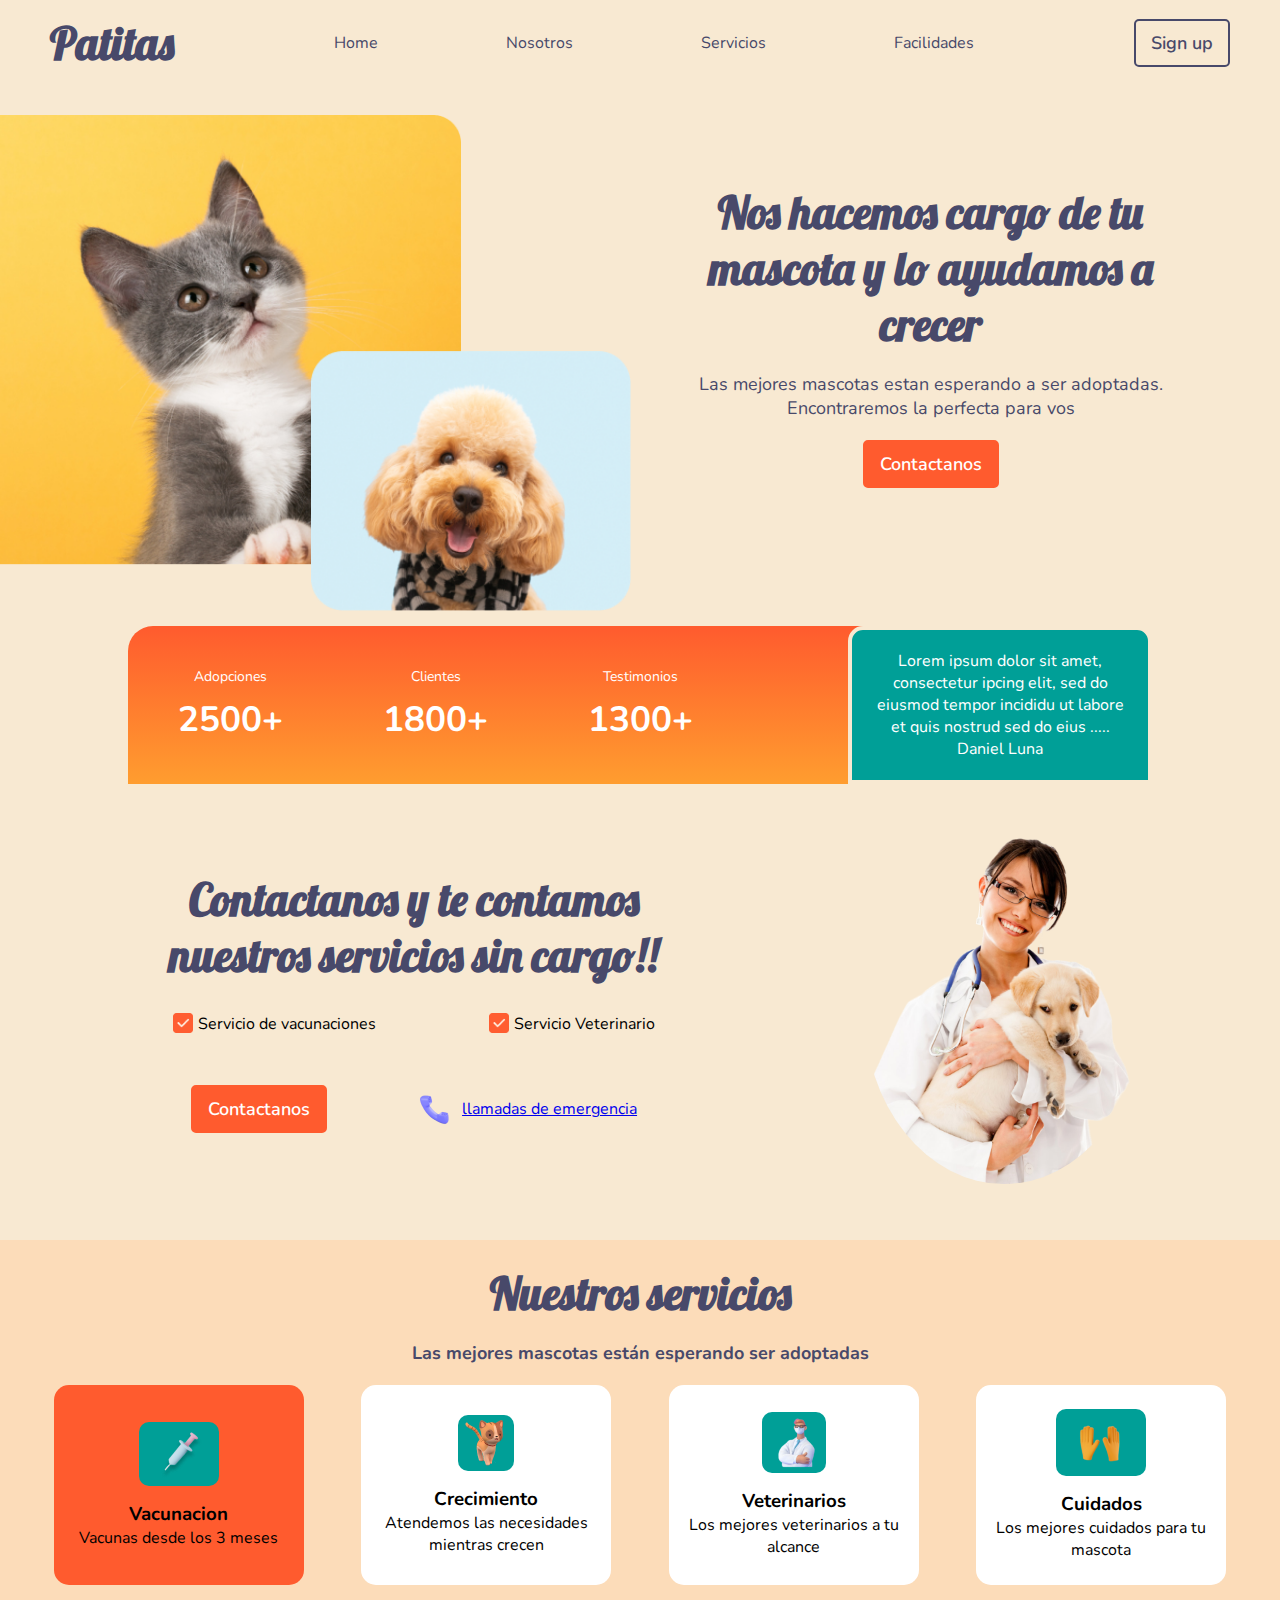
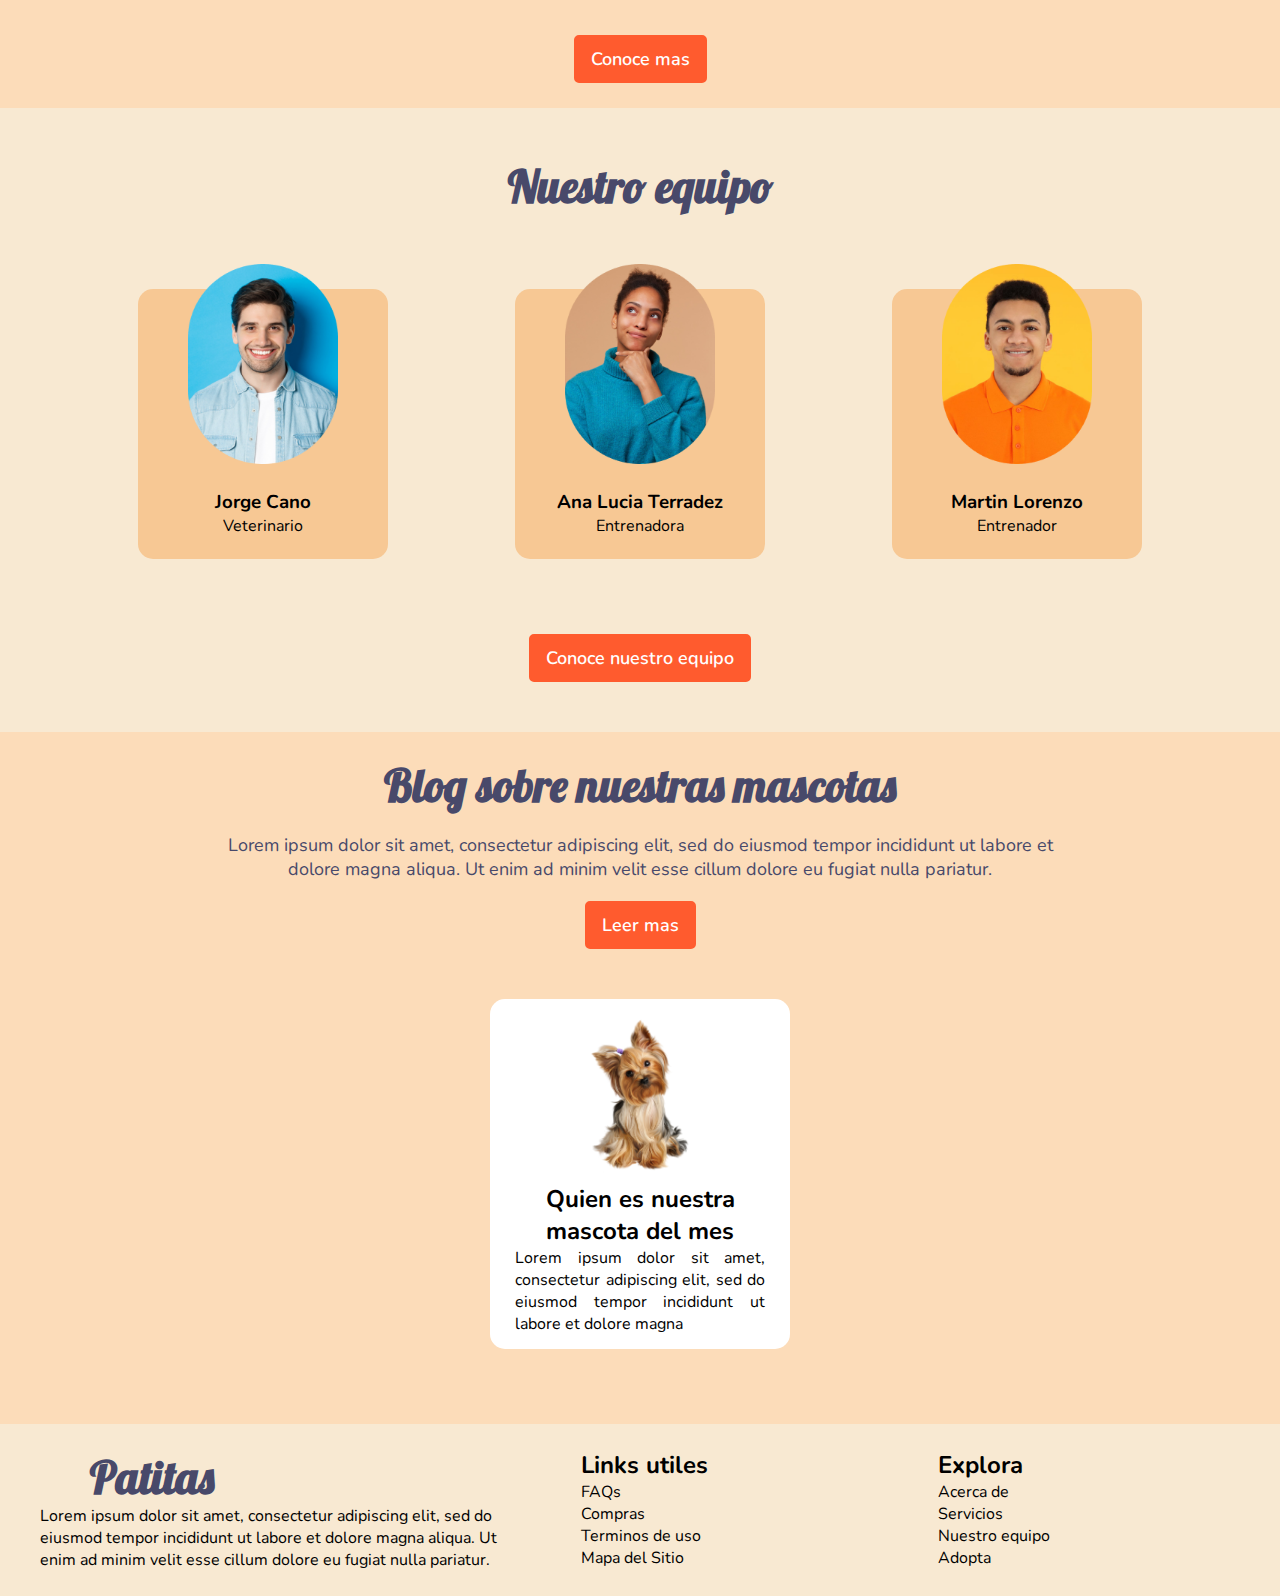
<file: index.html>
<!DOCTYPE html>
<html lang="en">
<head>
    <meta charset="UTF-8">
    <meta http-equiv="X-UA-Compatible" content="IE=edge">
    <meta name="viewport" content="width=device-width, initial-scale=1.0">
    <link rel="stylesheet" href="style.css">
    <link rel="preconnect" href="https://fonts.googleapis.com">
    <link rel="preconnect" href="https://fonts.gstatic.com" crossorigin>
    <link href="https://fonts.googleapis.com/css2?family=Lobster&family=Nunito:wght@200;400;700;900&display=swap" rel="stylesheet">
    <title>Document</title>
</head>
<body>
    <header>
        <h1 class="empresa">Patitas</h1>
        <nav class="barra-navegacion">
            <ol class="items-barra">
                <li>Home</li>
                <li>Nosotros</li>
                <li>Servicios</li>
                <li>Facilidades</li>
            </ol>
        </nav>
        <button class="boton1">Sign up</button>
    </header>
    <section class="presentacion">
        <div class="presentacion-i">
            <img class="gatoportada" src="img/gatoportada.png" alt="gato">
            <img class="perroportada" src="img/perroportada.png" alt="perro">
        </div>
        <div class="presentacion-d">
            <h1 class="titulo-presentacion">Nos hacemos cargo de tu mascota y lo ayudamos a crecer</h1>
            <p class="bajo-presentacion">Las mejores mascotas estan esperando a ser adoptadas. Encontraremos la perfecta para vos</p>
            <button class="boton2">Contactanos</button>
        </div>
    </section>
    <section class="testimonios">
        <div class="d-testimonios">
            <p class="t-titulo">Adopciones</p>
            <h2 class="t-numero">2500+</h2>
        </div>
        <div class="d-testimonios">
            <p class="t-titulo">Clientes</p>
            <h2 class="t-numero">1800+</h2>
        </div>
        <div class="d-testimonios">
            <p class="t-titulo">Testimonios</p>
            <h2 class="t-numero">1300+</h2>
        </div>
        <div class="f-testimonios">
            <p>Lorem ipsum dolor sit amet, consectetur ipcing elit, sed do eiusmod tempor incididu ut labore et quis nostrud sed do eius .....</p>
            <p>Daniel Luna</p>
        </div>
    </section>
    <section class="servicios">
        <div>
            <h1 class="titulo-presentacion">Contactanos y te contamos nuestros servicios sin cargo!!</h1>
            <ul class="l-servicios">
                <li> <img src="img/check.png" alt="check">  Servicio de vacunaciones</li>
                <li><img src="img/check.png" alt="check">Servicio Veterinario</li>
            </ul>
            <div class="s-contactenos">
                <button class="boton2">Contactanos</button>
                <div class="llamadas">
                    <img src="img/telefono.png" alt="telefono">
                    <p><a href="#contacto">llamadas de emergencia</a> </p>
                </div>
            </div>
        </div>
        <div class="imagen-servicios">
            <img  src="img/chicaperro.png" alt="chica con perro">
        </div>
        

    </section>  
    <section class="mas-servicios">
        <h1 class="titulo-presentacion">Nuestros servicios</h1>
        <h2 class="bajo-presentacion">Las mejores mascotas están esperando ser adoptadas</h2>
        <div class="cards ">
            <article class="card card-color">
                <img src="img/vacuna.png" alt="vacuna">
                <h3>Vacunacion</h3>
                <p>Vacunas desde los 3 meses</p>
            </article>
            <article class="card">
                <img src="img/gato.png" alt="vacuna">
                <h3>Crecimiento</h3>
                <p>Atendemos las necesidades mientras crecen</p>
            </article>
            <article class="card">
                <img src="img/veterinario.png" alt="vacuna">
                <h3>Veterinarios</h3>
                <p>Los mejores veterinarios a tu alcance</p>
            </article>
            <article class="card">
                <img src="img/cuidados.png" alt="vacuna">
                <h3>Cuidados</h3>
                <p>Los mejores cuidados para tu mascota</p>
            </article>
        </div>
        <button class="boton2">Conoce mas</button>
    </section>
    <section class="servicios2">
        <h1 class="titulo-presentacion">Nuestro equipo</h1>
        <div class="equipo">
            <article class="card2">
                <img src="img/persona1.png" alt="persona1">
                <h3>Jorge Cano</h3>
                <p>Veterinario</p>
            </article>
            <article class="card2">
                <img src="img/persona2.png" alt="persona1">
                <h3>Ana Lucia Terradez</h3>
                <p>Entrenadora</p>
            </article>
            <article class="card2">
                <img src="img/persona3.png" alt="persona1">
                <h3>Martin Lorenzo</h3>
                <p>Entrenador</p>
            </article>
        </div>
        <button class="boton2">Conoce nuestro equipo</button>
    </section>
    <section class="mas-servicios">
        <div class="blog">
            <div>
                <h1 class="titulo-presentacion">Blog sobre nuestras mascotas</h1>
                <p class="bajo-presentacion">Lorem ipsum dolor sit amet, consectetur adipiscing elit, sed do eiusmod tempor incididunt ut labore et dolore magna aliqua. Ut enim ad minim  velit esse cillum dolore eu fugiat nulla pariatur.</p>
                <button class="boton2">Leer mas</button>
            </div>
            <article class="card3">
                <img src="img/perro1.png" alt="perro2">
                <div class="card3-bottom">
                    <h2>Quien es nuestra mascota del mes</h2>
                    <p>Lorem ipsum dolor sit amet, consectetur adipiscing elit, sed do eiusmod tempor incididunt ut labore et dolore magna</p>
                </div>
            </article>
        </div>
    </section>
    <footer>
        <div class="foot-left">
            <h1 class="empresa">
                Patitas
            </h1>
            <p>Lorem ipsum dolor sit amet, consectetur adipiscing elit, sed do eiusmod tempor incididunt ut labore et dolore magna aliqua. Ut enim ad minim  velit esse cillum dolore eu fugiat nulla pariatur.</p>
        </div>
        <div class="links">
            <div>
                <h2>Links utiles</h2>
                <ul class="links-li">
                    <li>FAQs</li>
                    <li>Compras</li>
                    <li>Terminos de uso</li>
                    <li>Mapa del Sitio</li>
                </ul>
            </div>
            <div>
                <h2>Explora</h2>
                <ul class="links-li">
                    <li>Acerca de</li>
                    <li>Servicios</li>
                    <li>Nuestro equipo</li>
                    <li>Adopta</li>
                </ul>
            </div>
        </div>
    </footer>
</body>
</html>
</file>
<file: style.css>
*{
    margin: 0 auto;
    padding: 0;
}

body {
    background-color:#f8e9d2;
    font-family: 'Nunito', sans-serif;
}
header {
    display: flex;
    align-items: center;
    padding: 15px 0;
}
.empresa {
    font-family: 'Lobster', cursive;
    font-weight: 700;
    font-size: 30px;
    margin-left: 20px;
    color:#48496A;
}
.barra-navegacion{
    display: none;
}
.boton1 {
    margin-right: 20px;
    font-family: 'Nunito', sans-serif;
    font-weight: 600;
    font-size: 18px;
    padding: 10px 15px;
    color: #48496A;
    border: 2px solid #48496A;
    background-color: #f8e9d2;
    border-radius: 5px;
}

.presentacion {
    text-align: center;
    margin-bottom: 40px;
}
.gatoportada{
    height: 80%;
    width: 80%;
    position: relative;
    left: -90px;
    padding-bottom: 40px;
}
.perroportada {
    height: 180px;
    width: 220px;
    position: absolute;
    top: 200px;
    right: 10px;
}
.titulo-presentacion {
    width: 70%;
    font-family: 'Lobster', cursive;
    color: #48496A;
    font-size: 30px;
}
.bajo-presentacion{
    width: 70%;
    color:#48496A;
    font-size: 14px;
    padding: 20px;
}
.boton2{
    font-family: 'Nunito', sans-serif;
    font-weight: 600;
    font-size: 18px;
    padding: 10px 15px;
    color: #ffffff;
    border: 2px solid #FF5B2E;
    background-color: #FF5B2E;
    border-radius: 5px;
}

.llamadas {
    display: flex;
    align-items: center;
    padding-left: 20px;
}

.testimonios {
    background-image: linear-gradient(#FF5B2E, #FF9D2F);
    color:#ffffff;
    text-align: center;
}
.d-testimonios {
    padding: 25px 0;
}
.t-titulo{
    font-size: 14px;
    padding-bottom: 10px;
}
.t-numero {
    font-size: 35px;
}
.f-testimonios {
    background-color: #009F97;
    padding: 20px;
    border: 4px #f8e9d2 solid;
    border-radius: 15px 15px 0 0;
}

.servicios {
    padding: 25px 0;
    text-align: center;
}
.l-servicios {
    padding: 25px 15px;
    display: flex;
    flex-direction: column;
}
.l-servicios > li {
    list-style: none;
    padding: 5px 5px;
    display: flex;
    align-items: stretch;
}
.l-servicios >li > img {
    width: 20px;
    height: 20px;
    padding-right: 5px;
}
.imagen-servicios {
    object-fit:cover;
}
.imagen-servicios > img {
    width: 350px;
    height: 350px;
    position: relative;
    clip-path: ellipse(40% 50% at 50% 50%);

}
.s-contactenos {
    display: flex;
    align-items: center;
    width: 90%;
    padding: 20px 0;
}

.mas-servicios{
    background-color: #fcdcb9;
    text-align: center;
    padding: 25px 25px;
}

.cards {
    display: flex;
    flex-direction: column;
}

.card {
    display: flex;
    flex-direction: column;
    justify-content: center;
    width: 250px;
    height: 200px;
    background-color:#ffffff;
    margin-bottom: 50px;
    border-radius: 15px;
}

.card > img {
    background-color: #009F97;
    padding: 5px;
    border-radius: 10px;
    margin-bottom: 15px;
}


.card-color {
    background-color: #FF5B2E;
}

.servicios2 {
    padding: 25px 0;
    text-align: center;
}

.equipo {
    display: flex;
    flex-direction: column;
    margin: 25px;
}

.card2 {
    display: flex;
    flex-direction: column;
    background-color: #f7c894;
    justify-content: flex-start;
    width: 250px;
    height: 270px;
    margin-top: 50px;
    margin-bottom: 50px;
    border-radius: 15px;
}

.card2 > img {
    width: 150px;
    height: 200px;
    position: relative;
    top: -25px;
}
.blog {
    display: flex;
    flex-direction: column;
}

.card3 {
    display: flex;
    flex-direction: column;
    background-color: #ffffff;
    justify-content: flex-start;
    width: 300px;
    height: 350px;
    margin-top: 50px;
    margin-bottom: 50px;
    border-radius: 15px;
}

.card3 > img {
    width: 160px;
    margin-top: 15px;
    padding: 5px;
}

.card3-bottom {
    padding: 0 25px;
    text-align: justify;
}
.card3-bottom > h2 {
    padding-top: 5px;
    text-align: center;
}

footer {
    display: flex;
    flex-direction: column;
    padding: 25px 20px;
}
.links {
    display: flex;
    flex-direction: row;
    padding-top: 20px;
    margin: 0;
}

.links > div {
    text-align: left;
    margin-left: 20px;
}

.links-li {
    list-style: none;
    padding-left: 0;
}

@media (min-width:900px) {

    header {
        display: flex;
        align-items: center;
        padding: 15px 0;
    }
    .empresa {
        font-family: 'Lobster', cursive;
        font-weight: 700;
        font-size: 45px;
        margin-left: 50px;
        color:#48496A;
    }
    .barra-navegacion{
        display:contents;
        margin: 0;
     }

    .items-barra {
        display: flex;
        flex-direction: row;
        width: 60%;
    }

    .items-barra > li {
        list-style: none;
        color:#48496A;
    }
   
    .boton1 {
        margin-right: 50px;
    }

    .presentacion {
        text-align: center;
        height: 500px;
        display: flex;
        align-items: center;
    }
    .gatoportada{
        height: 450px;
        width: 500px;
        position:relative;
        top: 160px;
        left: -80px;
    }
    .perroportada {
        height: 260px;
        width: 320px;
        position: relative;
        top: -100px;
        left: 180px; 
    }
    .titulo-presentacion {
        font-size: 45px;
    }
    .bajo-presentacion{
        font-size: 18px;
    }
    .boton2{
        font-family: 'Nunito', sans-serif;
        font-weight: 600;
        font-size: 18px;
        padding: 10px 15px;
        color: #ffffff;
        border: 2px solid #FF5B2E;
        background-color: #FF5B2E;
        border-radius: 5px;
    }

    .testimonios {
        width: 80%;
        display: flex;
        align-items: center;
        border-radius: 25px 25px 0 0;
  
    }
    .d-testimonios {
        margin: 0 50px;
  
    }

    .f-testimonios {
        width: 25%;
        padding: 20px;
        margin-right: 0;
    }

    .t-titulo{
        font-size: 14px;
        padding-bottom: 10px;
    }
    .t-numero {
        font-size: 35px;
    }
    

    .servicios {
        padding: 50px;
        text-align: center;
        display: flex;
        align-items: center;
    }
    .l-servicios {
        padding: 25px 15px;
        display: flex;
        flex-direction: row;
        justify-content: space-evenly;
    }
    .l-servicios > li {
        margin: 0;
    }
    .l-servicios >li > img {
        width: 20px;
        height: 20px;
        padding-right: 5px;
    }
    .imagen-servicios {
        width: 50%;
    }
    .s-contactenos {
        width: 70%;
    }

    .cards {
        display: flex;
        flex-direction: row;
    }

    .servicios2 {
        padding: 50px;
        text-align: center;
    }

    .equipo {
        display: flex;
        flex-direction: row;
    }

    footer {
        display: flex;
        flex-direction: row;
        padding: 25px 20px;
    }

    .foot-left{
        width: 40%;
        padding-left: 20px;
    }
    .links {
        width: 60%;
        padding-top: 0;
        margin-left: 55px;
    }

    .links > div {
        text-align: left;
        margin-left: 20px;
    }

}

@media (min-width:1600px) {

    .presentacion {
        text-align: center;
        height: 800px;
        display: flex;
        align-items: center;
    }

    .gatoportada{
        height: 600px;
        width: 650px;
        position:relative;
        /* top: 50px;*/
        left: -150px; 
        border-radius: 50px;
    }
    .perroportada {
        height: 360px;
        width: 420px;
        position: relative;
        top: -200px;
        /*left: -120px;  */
    }

    .titulo-presentacion {
        font-size: 50px;
    }

}
</file>
